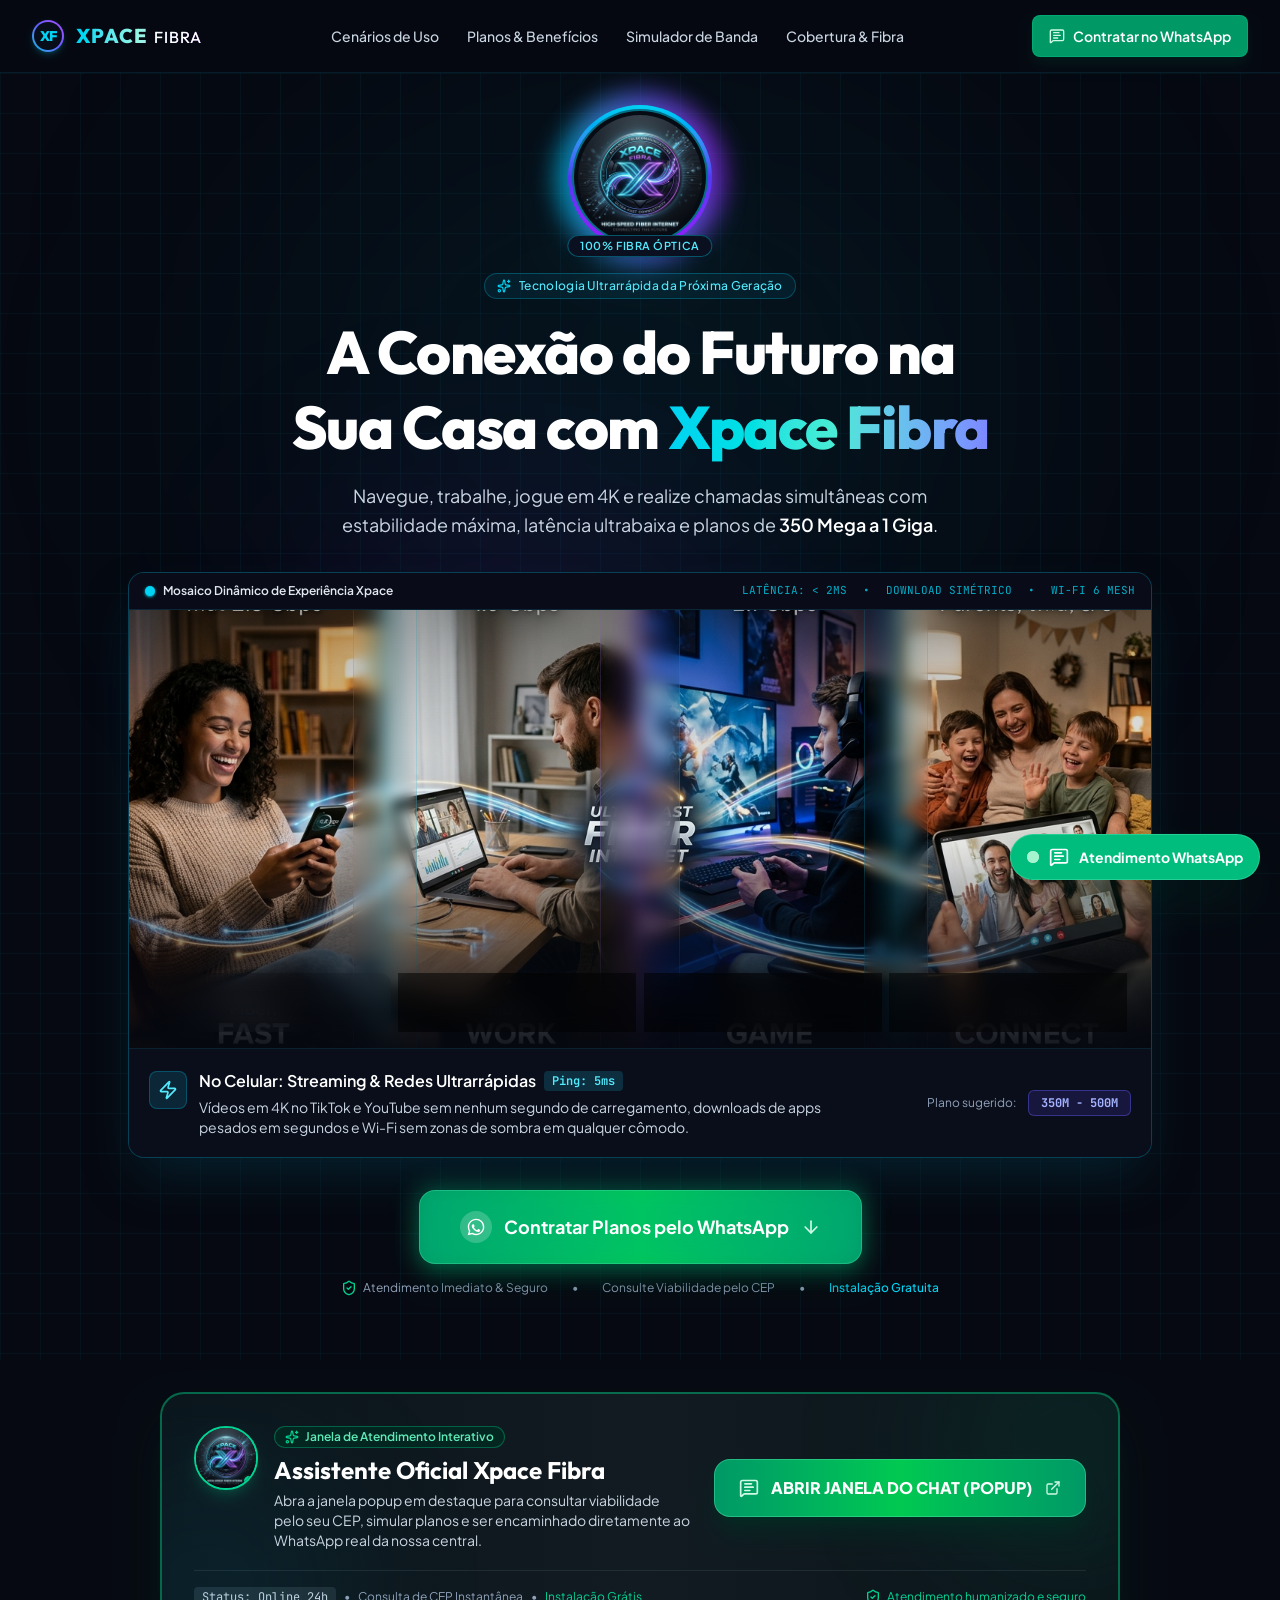
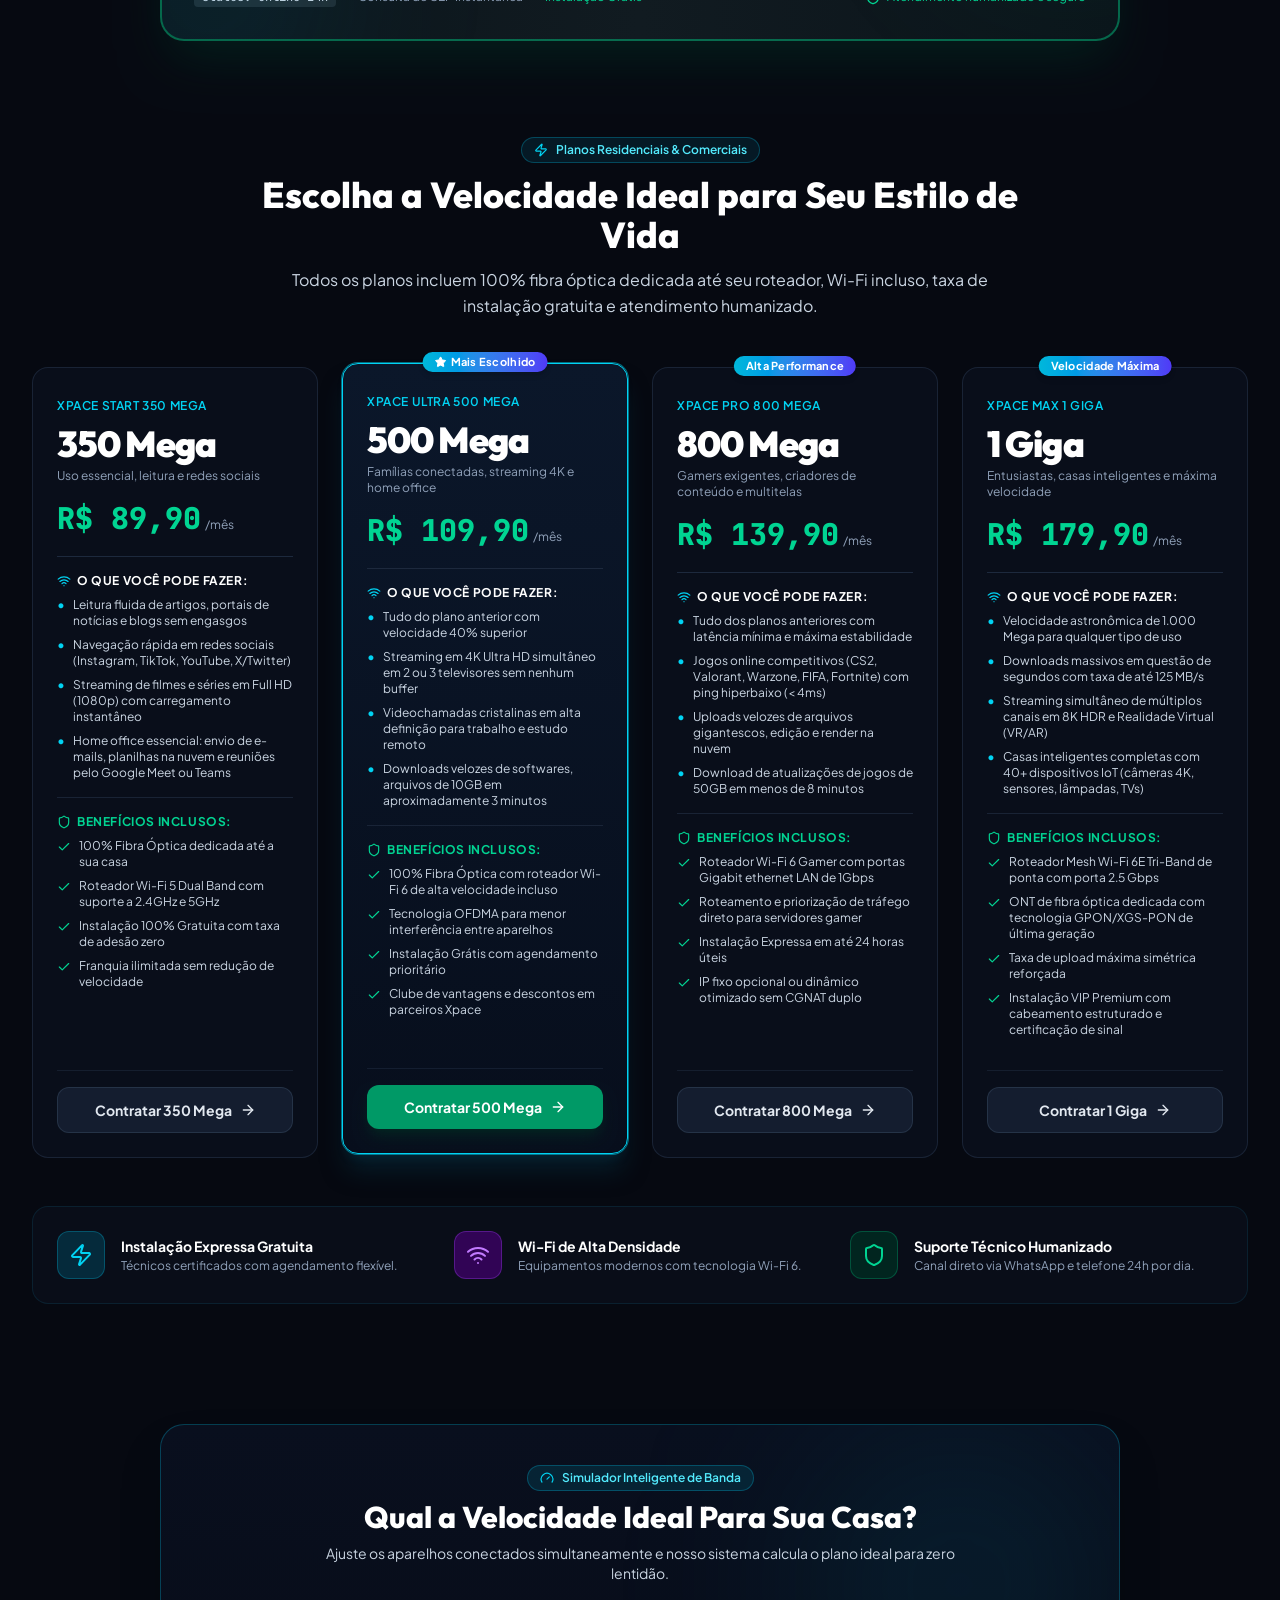
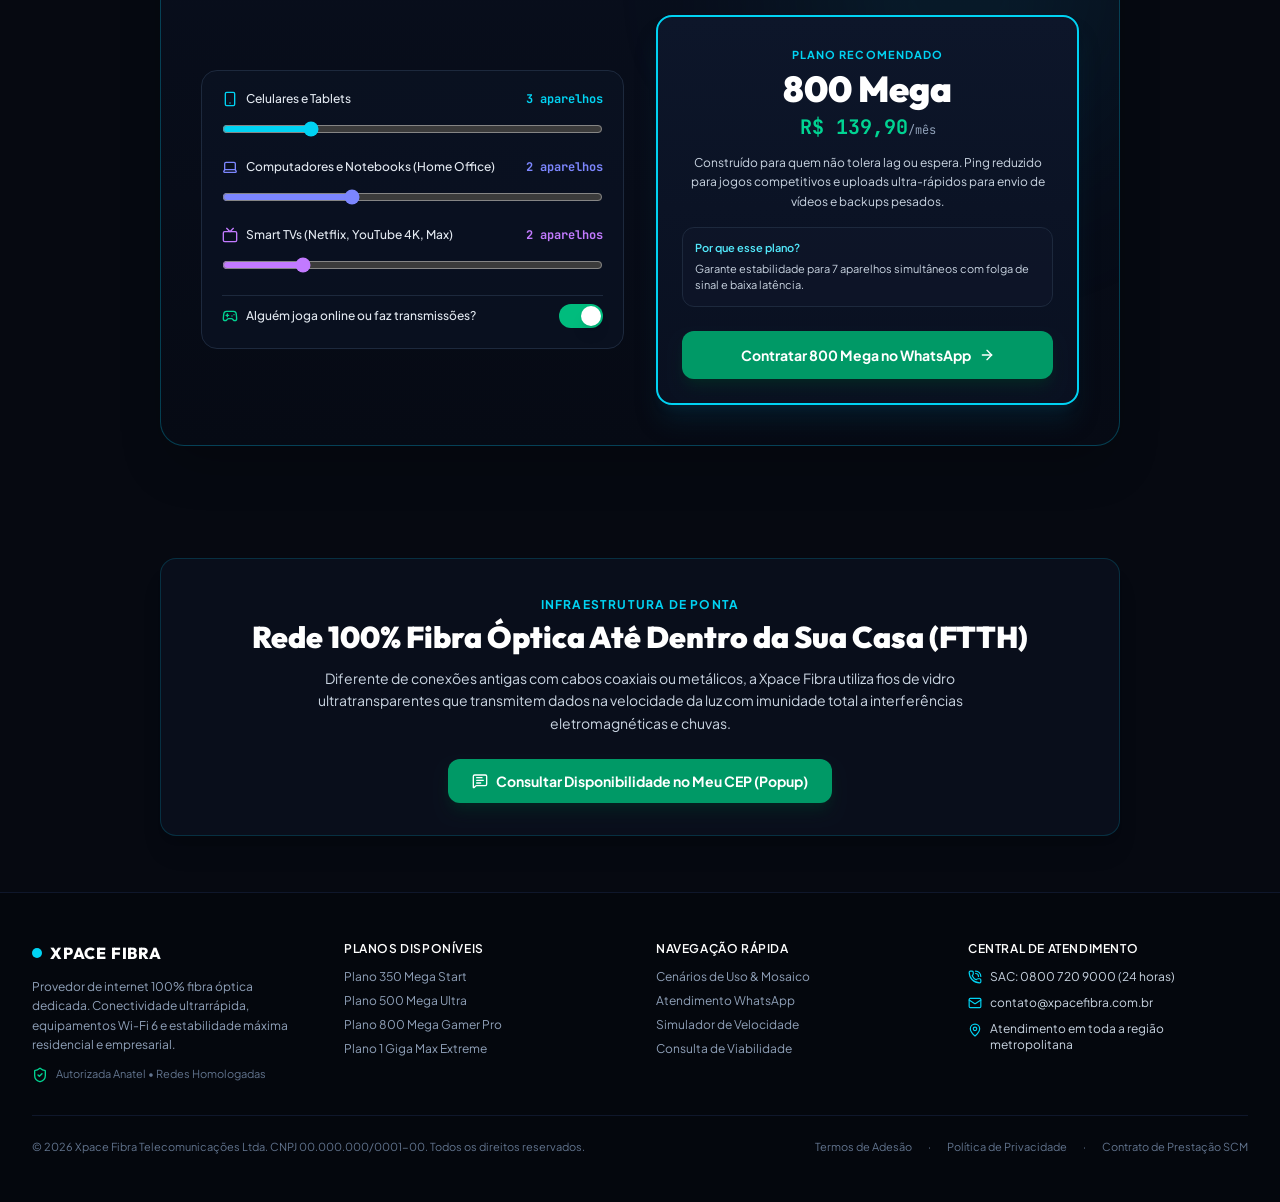
<file: docs/index.html>
<!doctype html>
<html lang="en">
  <head>
    <meta charset="UTF-8" />
    <meta name="viewport" content="width=device-width, initial-scale=1.0" />
    <title>Xpace Fibra - Internet do Futuro</title>
    <meta name="description" content="Página futurista de venda de internet fibra óptica com mostruário de uso em mosaico e assistente interativo de atendimento estilo WhatsApp para contratação de planos de 350 Mega a 1 Giga." />
    <meta property="og:title" content="Xpace Fibra - Internet do Futuro" />
    <meta property="og:description" content="Página futurista de venda de internet fibra óptica com mostruário de uso em mosaico e assistente interativo de atendimento estilo WhatsApp para contratação de planos de 350 Mega a 1 Giga." />
    <meta property="og:type" content="website" />
    <meta name="twitter:card" content="summary_large_image" />
    <link rel="preconnect" href="https://fonts.googleapis.com">
    <link rel="preconnect" href="https://fonts.gstatic.com" crossorigin>
    <link href="https://fonts.googleapis.com/css2?family=Outfit:wght@400;500;600;700;800;900&family=Plus+Jakarta+Sans:wght@400;500;600;700&family=JetBrains+Mono:wght@400;600&display=swap" rel="stylesheet">
    <script type="module" crossorigin src="./assets/index-DZgfzQWp.js"></script>
    <link rel="stylesheet" crossorigin href="./assets/index-DOEVzZA4.css">
  </head>
  <body>
    <div id="root"></div>
  </body>
</html>
</file>
